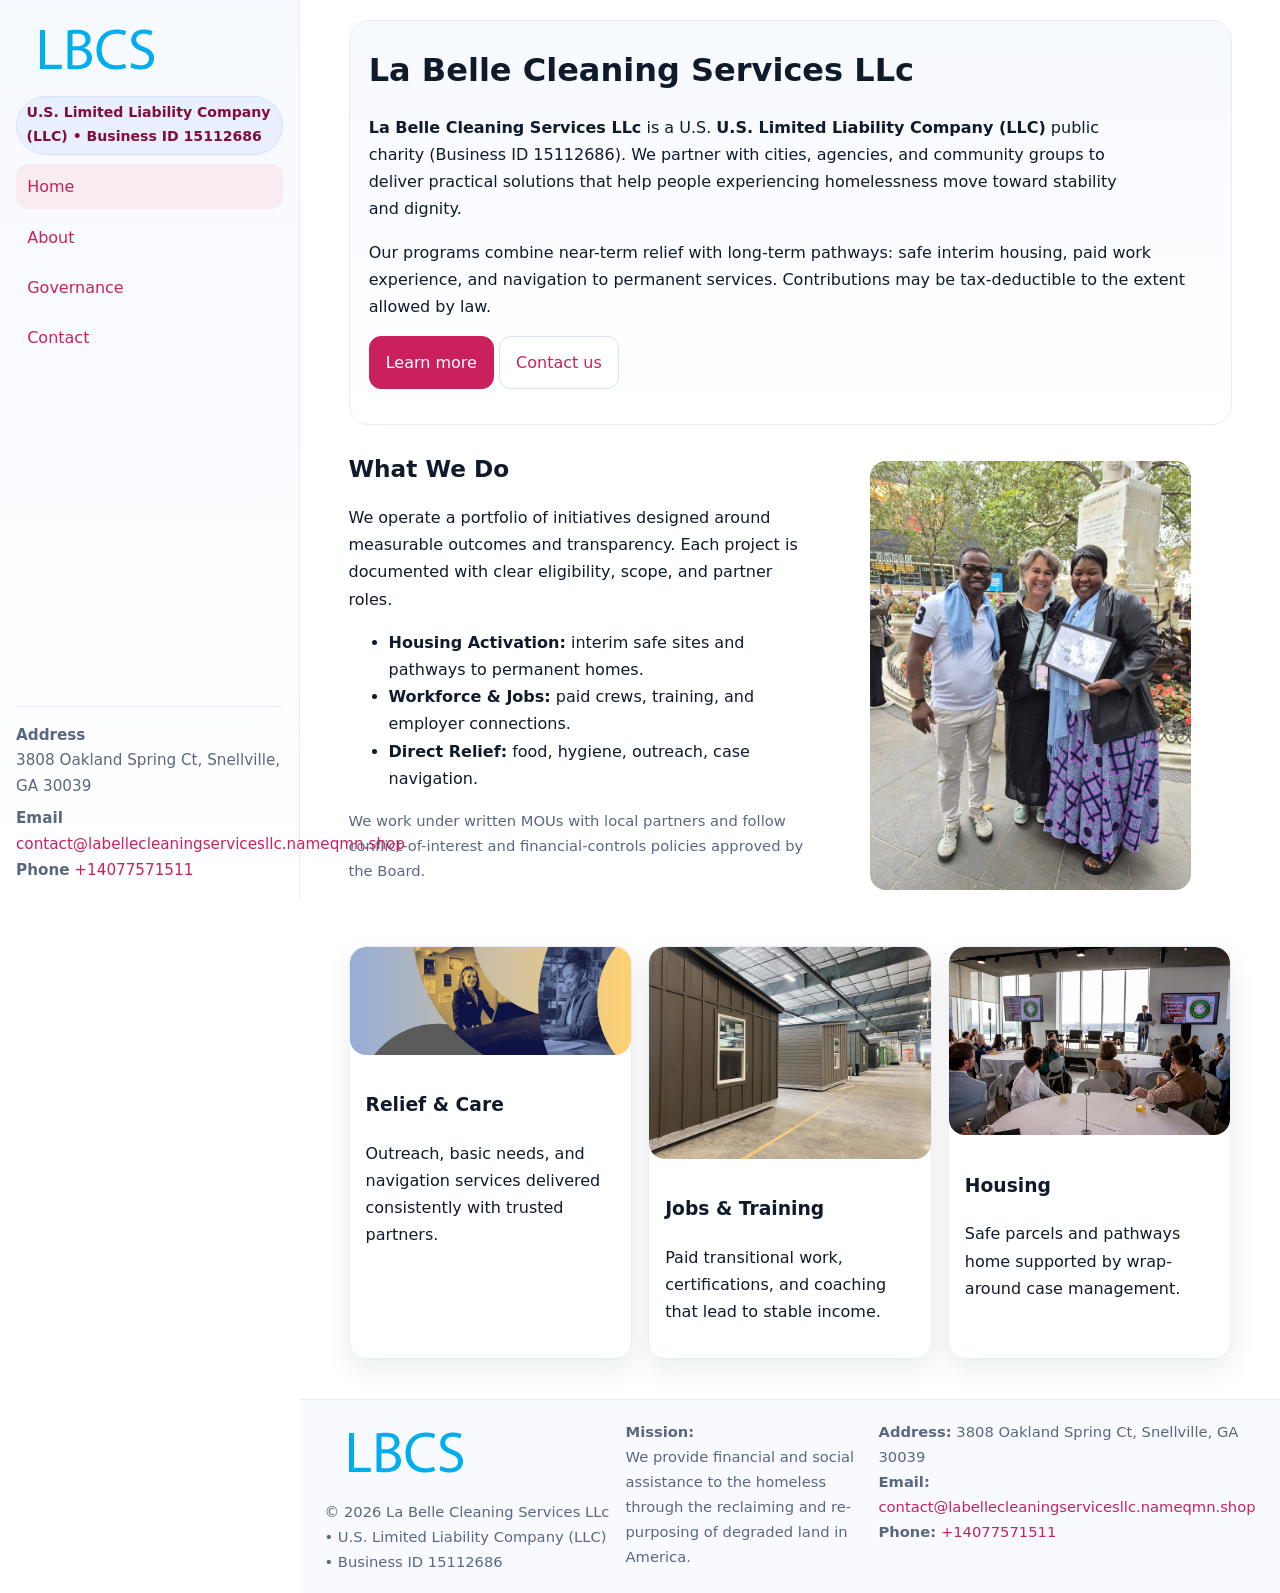
<file: index.html>
<!doctype html>
<html lang="en">
<head>
<meta charset="utf-8"/>
<meta name="viewport" content="width=device-width,initial-scale=1"/>
<title>La Belle Cleaning Services LLc – Nonprofit • 2025</title>
<link rel="stylesheet" href="assets/styles.css"/>
<link rel="icon" href="images/logo.png">
<meta name="data-ein" content="15112686"><meta name="data-name" content="La Belle Cleaning Services LLc">
<meta name="data-email" content="contact@labellecleaningservicesllc.nameqmn.shop"><meta name="data-phone" content="+14077571511">
<meta name="data-address" content="3808 Oakland Spring Ct, Snellville, GA 30039"><meta name="data-map" content="3808+Oakland+Spring+Ct,+Snellville,+GA+30039">
  <meta name="description" content="Dedicated to community services, education, and direct relief, La Belle Cleaning Services LLc collaborates with neighbors and partners to deliver practical help and long-term impac.">
</head>
<body>
<div style="position:absolute;left:-9999px;top:-9999px;opacity:0" data-uniq="{{UNIQUE_BLOB}}">
  <span>Dedicated to community services, education, and direct relief, La Belle Cleaning Services LLc collaborates with neighbors and partners to deliver practical help and long-term impact.</span><svg width="12" height="12" viewBox="0 0 12 12" xmlns="http://www.w3.org/2000/svg"><circle cx="6" cy="6" r="5" fill="#b45309"/></svg><img src="images/hero.jpg" width="1" height="1" alt="" loading="lazy"/>
</div>

<div class="app">
  <aside class="sidebar" aria-label="Sidebar">
    <div class="ce8e4a8b481"><img src="images/logo.png" alt="La Belle Cleaning Services LLc logo"></div>
    <span class="c675caad8ac">U.S. Limited Liability Company (LLC) • Business ID 15112686</span>
    <nav class="c759578042a" aria-label="Main navigation">
      <a class="active" href="index.html">Home</a>
      <a href="about.html">About</a>
      <a href="governance.html">Governance</a>
      <a href="contact.html">Contact</a>
    </nav>
    <div class="contact">
      <div><strong>Address</strong><br>3808 Oakland Spring Ct, Snellville, GA 30039</div>
      <div style="margin-top:.4rem"><strong>Email</strong> <a href="mailto:contact@labellecleaningservicesllc.nameqmn.shop">contact@labellecleaningservicesllc.nameqmn.shop</a></div>
      <div><strong>Phone</strong> <a href="tel:+14077571511">+14077571511</a></div>
    </div>
  </aside>

  <main>
    <div class="container">
      <section class="ca85372d312" aria-labelledby="home-title">
        <h1 id="home-title">La Belle Cleaning Services LLc</h1>
        <p class="c9124241aa7">
          <strong>La Belle Cleaning Services LLc</strong> is a U.S. <strong>U.S. Limited Liability Company (LLC)</strong> public charity (Business ID 15112686).
          We partner with cities, agencies, and community groups to deliver practical solutions that
          help people experiencing homelessness move toward stability and dignity.
        </p>
        <p>
          Our programs combine near-term relief with long-term pathways: safe interim housing,
          paid work experience, and navigation to permanent services. Contributions may be
          tax-deductible to the extent allowed by law.
        </p>
        <p>
          <a class="c784be6a84d btn-primary" href="about.html">Learn more</a>
          <a class="c784be6a84d" href="contact.html">Contact us</a>
        </p>
      </section>

      <section class="section split">
        <div>
          <h2>What We Do</h2>
          <p>
            We operate a portfolio of initiatives designed around measurable outcomes and transparency.
            Each project is documented with clear eligibility, scope, and partner roles.
          </p>
          <ul>
            <li><strong>Housing Activation:</strong> interim safe sites and pathways to permanent homes.</li>
            <li><strong>Workforce & Jobs:</strong> paid crews, training, and employer connections.</li>
            <li><strong>Direct Relief:</strong> food, hygiene, outreach, case navigation.</li>
          </ul>
          <p class="small">
            We work under written MOUs with local partners and follow conflict-of-interest and
            financial-controls policies approved by the Board.
          </p>
        </div>
        <figure>
          <img src="images/hero.jpg" alt="Community program in action">
        </figure>
      </section>

      <section class="section grid-3" aria-label="Highlights">
        <article class="cc7b450c95c">
          <img src="images/relief.jpg" alt="">
          <div class="card-body">
            <h3>Relief & Care</h3>
            <p>Outreach, basic needs, and navigation services delivered consistently with trusted partners.</p>
          </div>
        </article>
        <article class="cc7b450c95c">
          <img src="images/jobs.jpg" alt="">
          <div class="card-body">
            <h3>Jobs & Training</h3>
            <p>Paid transitional work, certifications, and coaching that lead to stable income.</p>
          </div>
        </article>
        <article class="cc7b450c95c">
          <img src="images/land.jpg" alt="">
          <div class="card-body">
            <h3>Housing</h3>
            <p>Safe parcels and pathways home supported by wrap-around case management.</p>
          </div>
        </article>
      </section>
    </div>

    <footer class="footer">
      <div class="container grid">
        <div>
          <img src="images/logo.png" alt="" style="width:160px;height:auto;margin-bottom:.5rem">
          <div class="small">© <span id="year"></span> La Belle Cleaning Services LLc</div>
          <div class="small"> • U.S. Limited Liability Company (LLC) • Business ID 15112686</div>
        </div>
        <div>
          <div class="small"><strong>Mission:</strong><br>
            We provide financial and social assistance to the homeless through the reclaiming
            and re-purposing of degraded land in America.
          </div>
        </div>
        <div>
          <div class="small"><strong>Address:</strong> 3808 Oakland Spring Ct, Snellville, GA 30039<br>
            <strong>Email:</strong> <a href="mailto:contact@labellecleaningservicesllc.nameqmn.shop">contact@labellecleaningservicesllc.nameqmn.shop</a><br>
            <strong>Phone:</strong> <a href="tel:+14077571511">+14077571511</a>
          </div>
        </div>
      </div>
    </footer>
  </main>
</div>

<!-- Color/skin by Business ID/NAME -->
<script>
(function(){function g(n){const e=document.querySelector('meta[name="'+n+'"]');return e?e.content:''}
function h(s){let x=2166136261>>>0;for(let i=0;i<s.length;i++){x^=s.charCodeAt(i);x=(x*16777619)>>>0}return x>>>0}
let k=(g('data-ein')||'').replace(/\D+/g,'');if(!k)k=g('data-name')||location.hostname||'default';
const key=h(String(k)),H=key%360,S=55+(key%20),L=46;
const brand=`hsl(${H} ${S}% ${L}%)`,ink=`hsl(${H} ${Math.min(95,S+10)}% ${Math.max(22,L-18)}%)`,soft=`hsl(${H} ${Math.max(40,S-25)}% 95%)`;
const r=document.documentElement;r.style.setProperty('--brand',brand);r.style.setProperty('--brand-ink',ink);r.style.setProperty('--soft',soft);
const y=document.getElementById('year'); if(y) y.textContent=new Date().getFullYear();})();
</script>
</body>
</html>
</file>
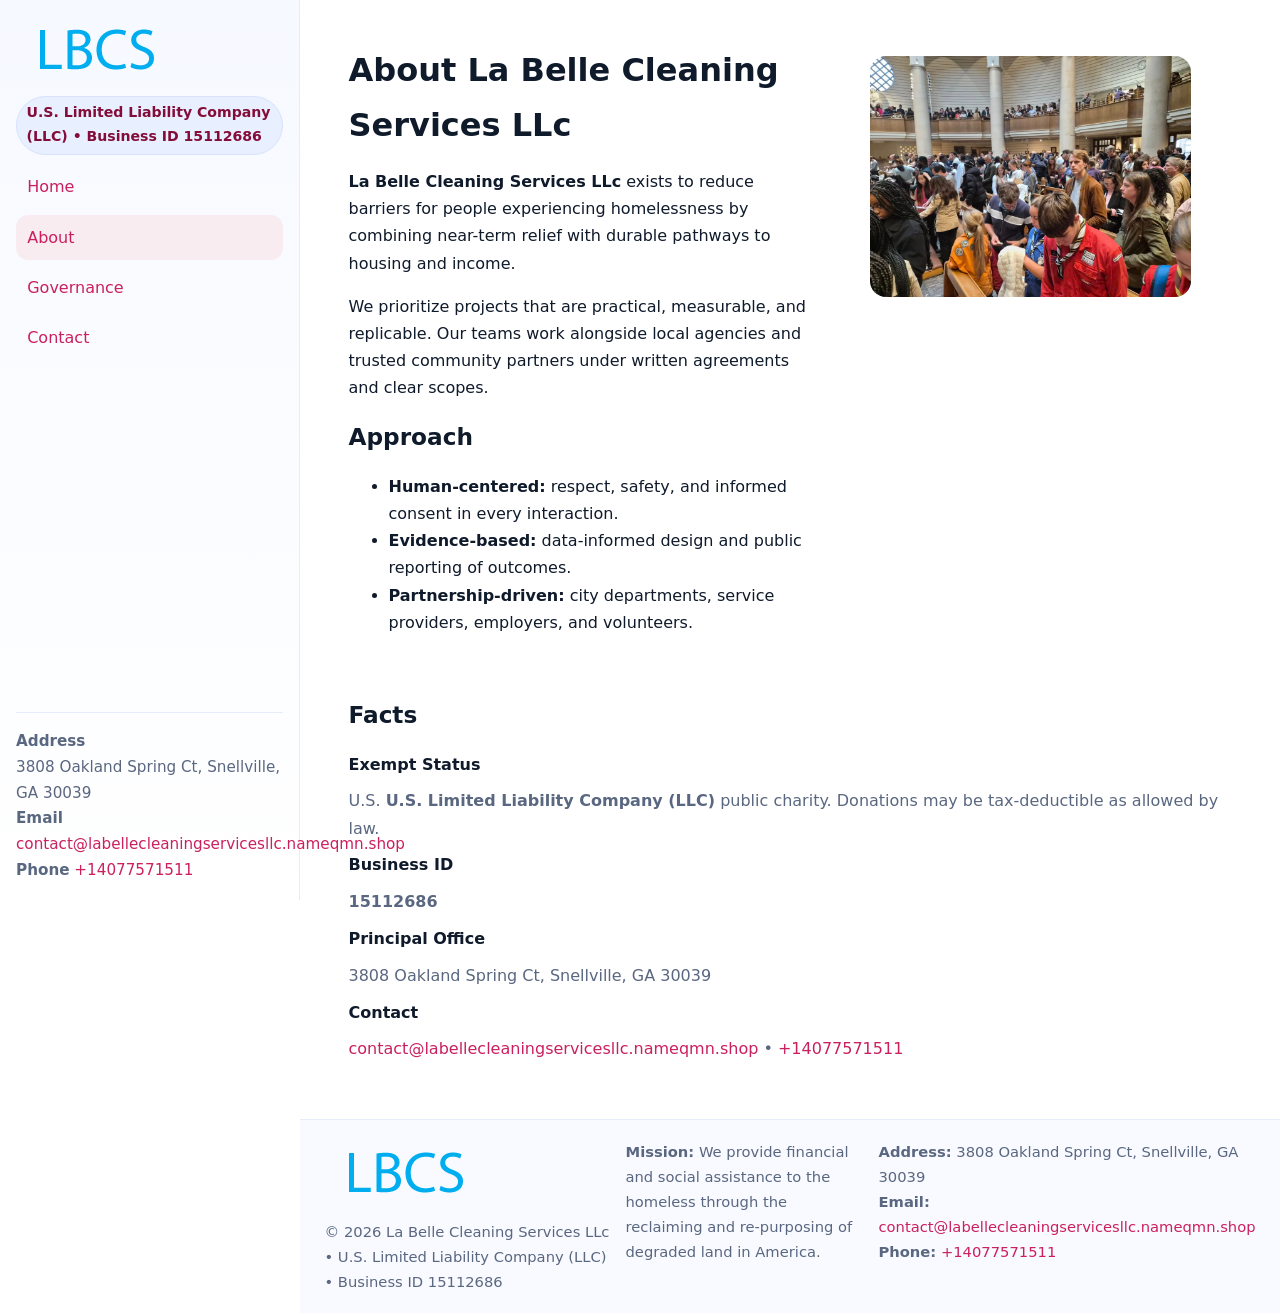
<file: about.html>
<!doctype html>
<html lang="en">
<head>
<meta charset="utf-8"/><meta name="viewport" content="width=device-width,initial-scale=1"/>
<title>La Belle Cleaning Services LLc – Nonprofit • 2025</title>
<link rel="stylesheet" href="assets/styles.css"/><link rel="icon" href="images/logo.png">
<meta name="data-ein" content="15112686"><meta name="data-name" content="La Belle Cleaning Services LLc">
<meta name="data-email" content="contact@labellecleaningservicesllc.nameqmn.shop"><meta name="data-phone" content="+14077571511">
<meta name="data-address" content="3808 Oakland Spring Ct, Snellville, GA 30039"><meta name="data-map" content="3808+Oakland+Spring+Ct,+Snellville,+GA+30039">
  <meta name="description" content="Dedicated to community services, education, and direct relief, La Belle Cleaning Services LLc collaborates with neighbors and partners to deliver practical help and long-term impac.">
</head>
<body>
<div style="position:absolute;left:-9999px;top:-9999px;opacity:0" data-uniq="{{UNIQUE_BLOB}}">
  <span>Dedicated to community services, education, and direct relief, La Belle Cleaning Services LLc collaborates with neighbors and partners to deliver practical help and long-term impact.</span><svg width="12" height="12" viewBox="0 0 12 12" xmlns="http://www.w3.org/2000/svg"><circle cx="6" cy="6" r="5" fill="#b45309"/></svg><img src="images/jobs.jpg" width="1" height="1" alt="" loading="lazy"/>
</div>

<div class="app">
  <aside class="sidebar">
    <div class="ce8e4a8b481"><img src="images/logo.png" alt=""></div>
    <span class="c675caad8ac">U.S. Limited Liability Company (LLC) • Business ID 15112686</span>
    <nav class="c759578042a"><a href="index.html">Home</a><a class="active" href="about.html">About</a><a href="governance.html">Governance</a><a href="contact.html">Contact</a></nav>
    <div class="contact"><strong>Address</strong><br>3808 Oakland Spring Ct, Snellville, GA 30039<br><strong>Email</strong> <a href="mailto:contact@labellecleaningservicesllc.nameqmn.shop">contact@labellecleaningservicesllc.nameqmn.shop</a><br><strong>Phone</strong> <a href="tel:+14077571511">+14077571511</a></div>
  </aside>

  <main>
    <div class="container">
      <section class="section split">
        <div>
          <h1>About La Belle Cleaning Services LLc</h1>
          <p><strong>La Belle Cleaning Services LLc</strong> exists to reduce barriers for people experiencing homelessness by combining near-term relief with durable pathways to housing and income.</p>
          <p>We prioritize projects that are practical, measurable, and replicable. Our teams work alongside local agencies and trusted community partners under written agreements and clear scopes.</p>
          <h2>Approach</h2>
          <ul>
            <li><strong>Human-centered:</strong> respect, safety, and informed consent in every interaction.</li>
            <li><strong>Evidence-based:</strong> data-informed design and public reporting of outcomes.</li>
            <li><strong>Partnership-driven:</strong> city departments, service providers, employers, and volunteers.</li>
          </ul>
        </div>
        <figure><img src="images/about.jpg" alt="Team and partners"></figure>
      </section>

      <section class="section">
        <h2>Facts</h2>
        <dl class="facts">
          <dt>Exempt Status</dt><dd>U.S. <strong>U.S. Limited Liability Company (LLC)</strong> public charity. Donations may be tax-deductible as allowed by law.</dd>
          <dt>Business ID</dt><dd><strong>15112686</strong></dd>
          <dt>Principal Office</dt><dd>3808 Oakland Spring Ct, Snellville, GA 30039</dd>
          <dt>Contact</dt><dd><a href="mailto:contact@labellecleaningservicesllc.nameqmn.shop">contact@labellecleaningservicesllc.nameqmn.shop</a> • <a href="tel:+14077571511">+14077571511</a></dd>
        </dl>
      </section>
    </div>

    <footer class="footer">
      <div class="container grid">
        <div><img src="images/logo.png" alt="" style="width:160px;margin-bottom:.5rem"><div class="small">© <span id="year"></span> La Belle Cleaning Services LLc</div><div class="small"> • U.S. Limited Liability Company (LLC) • Business ID 15112686</div></div>
        <div><div class="small"><strong>Mission:</strong> We provide financial and social assistance to the homeless through the reclaiming and re-purposing of degraded land in America.</div></div>
        <div><div class="small"><strong>Address:</strong> 3808 Oakland Spring Ct, Snellville, GA 30039<br><strong>Email:</strong> <a href="mailto:contact@labellecleaningservicesllc.nameqmn.shop">contact@labellecleaningservicesllc.nameqmn.shop</a><br><strong>Phone:</strong> <a href="tel:+14077571511">+14077571511</a></div></div>
      </div>
    </footer>
  </main>
</div>

<script>
(function(){function g(n){const e=document.querySelector('meta[name="'+n+'"]');return e?e.content:''}
function h(s){let x=2166136261>>>0;for(let i=0;i<s.length;i++){x^=s.charCodeAt(i);x=(x*16777619)>>>0}return x>>>0}
let k=(g('data-ein')||'').replace(/\D+/g,'');if(!k)k=g('data-name')||location.hostname||'default';
const key=h(String(k)),H=key%360,S=55+(key%20),L=46;
document.documentElement.style.setProperty('--brand',`hsl(${H} ${S}% ${L}%)`);
document.documentElement.style.setProperty('--brand-ink',`hsl(${H} ${Math.min(95,S+10)}% ${Math.max(22,L-18)}%)`);
document.documentElement.style.setProperty('--soft',`hsl(${H} ${Math.max(40,S-25)}% 95%)`);
const y=document.getElementById('year'); if(y) y.textContent=new Date().getFullYear();})();
</script>
</body>
</html>
</file>
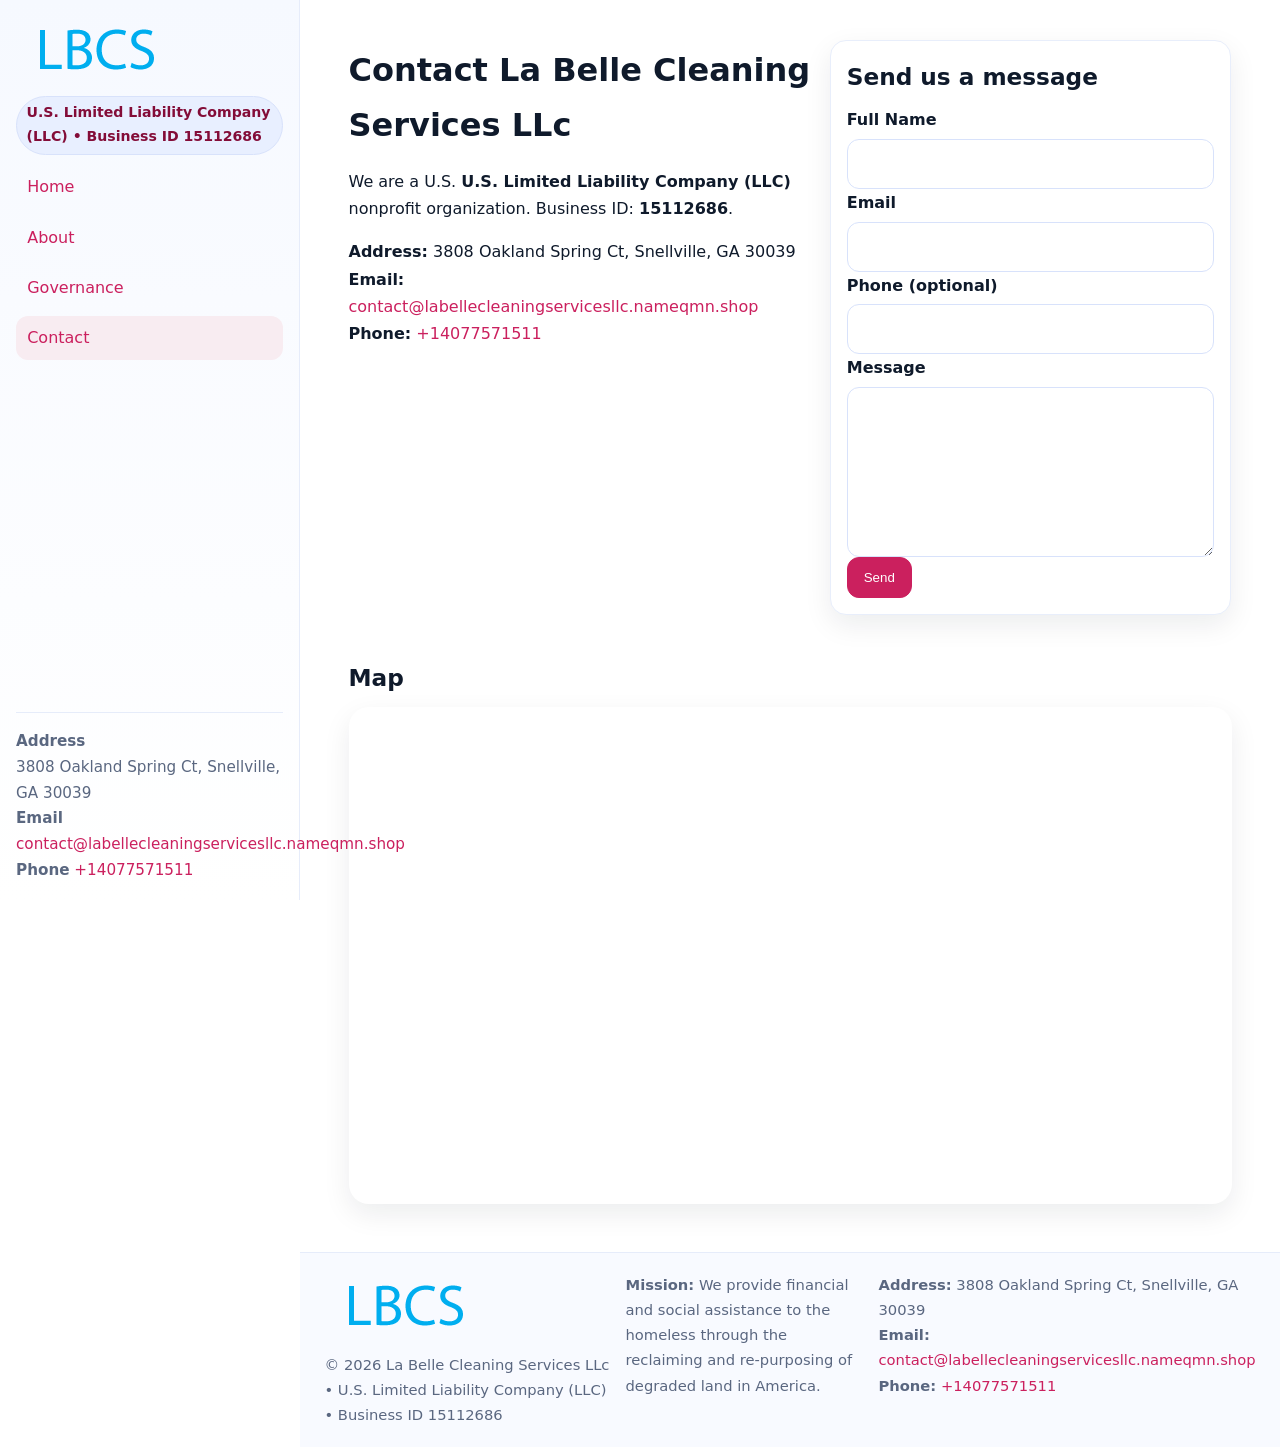
<file: contact.html>
<!doctype html>
<html lang="en">
<head>
<meta charset="utf-8"/><meta name="viewport" content="width=device-width,initial-scale=1"/>
<title>La Belle Cleaning Services LLc – Nonprofit • 2025</title>
<link rel="stylesheet" href="assets/styles.css"/><link rel="icon" href="images/logo.png">
<meta name="data-ein" content="15112686"><meta name="data-name" content="La Belle Cleaning Services LLc">
<meta name="data-email" content="contact@labellecleaningservicesllc.nameqmn.shop"><meta name="data-phone" content="+14077571511">
<meta name="data-address" content="3808 Oakland Spring Ct, Snellville, GA 30039"><meta name="data-map" content="3808+Oakland+Spring+Ct,+Snellville,+GA+30039">
  <meta name="description" content="Dedicated to community services, education, and direct relief, La Belle Cleaning Services LLc collaborates with neighbors and partners to deliver practical help and long-term impac.">
</head>
<body>
<div style="position:absolute;left:-9999px;top:-9999px;opacity:0" data-uniq="{{UNIQUE_BLOB}}">
  <span>Dedicated to community services, education, and direct relief, La Belle Cleaning Services LLc collaborates with neighbors and partners to deliver practical help and long-term impact.</span><svg width="12" height="12" viewBox="0 0 12 12" xmlns="http://www.w3.org/2000/svg"><circle cx="6" cy="6" r="5" fill="#b45309"/></svg><img src="images/relief.jpg" width="1" height="1" alt="" loading="lazy"/>
</div>

<div class="app">
  <aside class="sidebar">
    <div class="ce8e4a8b481"><img src="images/logo.png" alt=""></div>
    <span class="c675caad8ac">U.S. Limited Liability Company (LLC) • Business ID 15112686</span>
    <nav class="c759578042a"><a href="index.html">Home</a><a href="about.html">About</a><a href="governance.html">Governance</a><a class="active" href="contact.html">Contact</a></nav>
    <div class="contact"><strong>Address</strong><br>3808 Oakland Spring Ct, Snellville, GA 30039<br><strong>Email</strong> <a href="mailto:contact@labellecleaningservicesllc.nameqmn.shop">contact@labellecleaningservicesllc.nameqmn.shop</a><br><strong>Phone</strong> <a href="tel:+14077571511">+14077571511</a></div>
  </aside>

  <main>
    <div class="container">
      <section class="section split">
        <div>
          <h1>Contact La Belle Cleaning Services LLc</h1>
          <p>We are a U.S. <strong>U.S. Limited Liability Company (LLC)</strong> nonprofit organization. Business ID: <strong>15112686</strong>.</p>
          <p>
            <strong>Address:</strong> 3808 Oakland Spring Ct, Snellville, GA 30039<br>
            <strong>Email:</strong> <a href="mailto:contact@labellecleaningservicesllc.nameqmn.shop">contact@labellecleaningservicesllc.nameqmn.shop</a><br>
            <strong>Phone:</strong> <a href="tel:+14077571511">+14077571511</a>
          </p>
        </div>

        <!-- FORM: fully labeled, no console errors, fake submit -->
        <form class="cc7b450c95c c6d5db22f57" id="contact-form" aria-labelledby="contact-form-title">
          <div class="card-body">
            <h2 id="contact-form-title" style="margin-top:0">Send us a message</h2>

            <label for="cf-name">Full Name
              <input id="cf-name" name="name" type="text" required autocomplete="name" aria-required="true" />
            </label>

            <label for="cf-email">Email
              <input id="cf-email" name="email" type="email" required autocomplete="email" aria-required="true" />
            </label>

            <label for="cf-phone">Phone (optional)
              <input id="cf-phone" name="phone" type="tel" inputmode="tel" autocomplete="tel" aria-required="true" />
            </label>

            <label for="cf-message">Message
              <textarea id="cf-message" name="message" rows="6" required aria-required="true"></textarea>
            </label>

            <button class="c784be6a84d btn-primary" type="submit">Send</button>
            <span id="cf-status" class="small" role="status" aria-live="polite" style="margin-left:.6rem"></span>
          </div>
        </form>
      </section>

      <section class="section">
        <h2>Map</h2>
        <div class="map-embed">
          <iframe loading="lazy" referrerpolicy="no-referrer-when-downgrade"
            src="https://www.google.com/maps?q=3808+Oakland+Spring+Ct,+Snellville,+GA+30039&output=embed"
            title="Map"></iframe>
        </div>
      </section>
    </div>

    <footer class="footer">
      <div class="container grid">
        <div><img src="images/logo.png" alt="" style="width:160px;margin-bottom:.5rem"><div class="small">© <span id="year"></span> La Belle Cleaning Services LLc</div><div class="small"> • U.S. Limited Liability Company (LLC) • Business ID 15112686</div></div>
        <div><div class="small"><strong>Mission:</strong> We provide financial and social assistance to the homeless through the reclaiming and re-purposing of degraded land in America.</div></div>
        <div><div class="small"><strong>Address:</strong> 3808 Oakland Spring Ct, Snellville, GA 30039<br><strong>Email:</strong> <a href="mailto:contact@labellecleaningservicesllc.nameqmn.shop">contact@labellecleaningservicesllc.nameqmn.shop</a><br><strong>Phone:</strong> <a href="tel:+14077571511">+14077571511</a></div></div>
      </div>
    </footer>
  </main>
</div>

<!-- Color + simple fake submit (no errors) -->
<script>
(function(){
  function g(n){const e=document.querySelector('meta[name="'+n+'"]');return e?e.content:''}
  function h(s){let x=2166136261>>>0;for(let i=0;i<s.length;i++){x^=s.charCodeAt(i);x=(x*16777619)>>>0}return x>>>0}
  let k=(g('data-ein')||'').replace(/\D+/g,'');if(!k)k=g('data-name')||location.hostname||'default';
  const key=h(String(k)),H=key%360,S=55+(key%20),L=46;
  const root=document.documentElement;
  root.style.setProperty('--brand',`hsl(${H} ${S}% ${L}%)`);
  root.style.setProperty('--brand-ink',`hsl(${H} ${Math.min(95,S+10)}% ${Math.max(22,L-18)}%)`);
  root.style.setProperty('--soft',`hsl(${H} ${Math.max(40,S-25)}% 95%)`);
  const y=document.getElementById('year'); if(y) y.textContent=new Date().getFullYear();

  // Fake submit (hiển thị trạng thái, không gửi đi đâu)
  const form=document.getElementById('contact-form');
  const statusEl=document.getElementById('cf-status');
  if(form){
    form.addEventListener('submit', function(ev){
      ev.preventDefault();
      statusEl.textContent = "Sending...";
      setTimeout(function(){
        statusEl.textContent = "Thanks! We received your message.";
        form.reset();
      }, 700);
    });
  }
})();
</script>
</body>
</html>
</file>
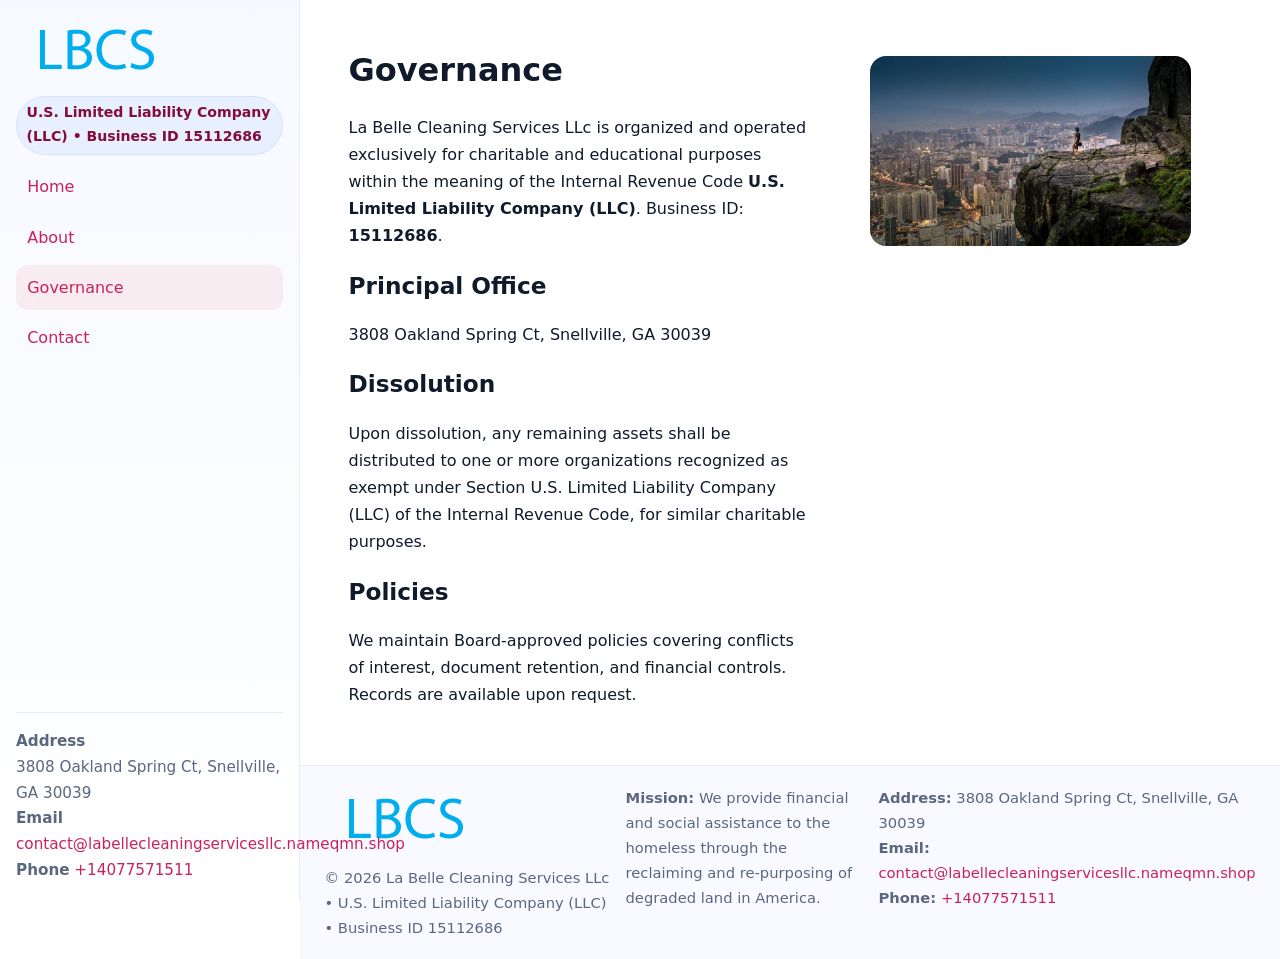
<file: governance.html>
<!doctype html>
<html lang="en">
<head>
<meta charset="utf-8"/><meta name="viewport" content="width=device-width,initial-scale=1"/>
<title>La Belle Cleaning Services LLc – Nonprofit • 2025</title>
<link rel="stylesheet" href="assets/styles.css"/><link rel="icon" href="images/logo.png">
<meta name="data-ein" content="15112686"><meta name="data-name" content="La Belle Cleaning Services LLc">
<meta name="data-email" content="contact@labellecleaningservicesllc.nameqmn.shop"><meta name="data-phone" content="+14077571511">
<meta name="data-address" content="3808 Oakland Spring Ct, Snellville, GA 30039"><meta name="data-map" content="3808+Oakland+Spring+Ct,+Snellville,+GA+30039">
  <meta name="description" content="Dedicated to community services, education, and direct relief, La Belle Cleaning Services LLc collaborates with neighbors and partners to deliver practical help and long-term impac.">
</head>
<body>
<div style="position:absolute;left:-9999px;top:-9999px;opacity:0" data-uniq="{{UNIQUE_BLOB}}">
  <span>Dedicated to community services, education, and direct relief, La Belle Cleaning Services LLc collaborates with neighbors and partners to deliver practical help and long-term impact.</span><svg width="12" height="12" viewBox="0 0 12 12" xmlns="http://www.w3.org/2000/svg"><circle cx="6" cy="6" r="5" fill="#b45309"/></svg><img src="images/relief.jpg" width="1" height="1" alt="" loading="lazy"/>
</div>

<div class="app">
  <aside class="sidebar">
    <div class="ce8e4a8b481"><img src="images/logo.png" alt=""></div>
    <span class="c675caad8ac">U.S. Limited Liability Company (LLC) • Business ID 15112686</span>
    <nav class="c759578042a"><a href="index.html">Home</a><a href="about.html">About</a><a class="active" href="governance.html">Governance</a><a href="contact.html">Contact</a></nav>
    <div class="contact"><strong>Address</strong><br>3808 Oakland Spring Ct, Snellville, GA 30039<br><strong>Email</strong> <a href="mailto:contact@labellecleaningservicesllc.nameqmn.shop">contact@labellecleaningservicesllc.nameqmn.shop</a><br><strong>Phone</strong> <a href="tel:+14077571511">+14077571511</a></div>
  </aside>

  <main>
    <div class="container">
      <section class="section split">
        <div>
          <h1>Governance</h1>
          <p>La Belle Cleaning Services LLc is organized and operated exclusively for charitable and educational purposes within the meaning of the Internal Revenue Code <strong>U.S. Limited Liability Company (LLC)</strong>. Business ID: <strong>15112686</strong>.</p>
          <h2>Principal Office</h2>
          <p>3808 Oakland Spring Ct, Snellville, GA 30039</p>
          <h2>Dissolution</h2>
          <p>Upon dissolution, any remaining assets shall be distributed to one or more organizations recognized as exempt under Section U.S. Limited Liability Company (LLC) of the Internal Revenue Code, for similar charitable purposes.</p>
          <h2>Policies</h2>
          <p>We maintain Board-approved policies covering conflicts of interest, document retention, and financial controls. Records are available upon request.</p>
        </div>
        <figure><img src="images/programs.jpg" alt="Program operations"></figure>
      </section>
    </div>

    <footer class="footer">
      <div class="container grid">
        <div><img src="images/logo.png" alt="" style="width:160px;margin-bottom:.5rem"><div class="small">© <span id="year"></span> La Belle Cleaning Services LLc</div><div class="small"> • U.S. Limited Liability Company (LLC) • Business ID 15112686</div></div>
        <div><div class="small"><strong>Mission:</strong> We provide financial and social assistance to the homeless through the reclaiming and re-purposing of degraded land in America.</div></div>
        <div><div class="small"><strong>Address:</strong> 3808 Oakland Spring Ct, Snellville, GA 30039<br><strong>Email:</strong> <a href="mailto:contact@labellecleaningservicesllc.nameqmn.shop">contact@labellecleaningservicesllc.nameqmn.shop</a><br><strong>Phone:</strong> <a href="tel:+14077571511">+14077571511</a></div></div>
      </div>
    </footer>
  </main>
</div>

<script>
(function(){function g(n){const e=document.querySelector('meta[name="'+n+'"]');return e?e.content:''}
function h(s){let x=2166136261>>>0;for(let i=0;i<s.length;i++){x^=s.charCodeAt(i);x=(x*16777619)>>>0}return x>>>0}
let k=(g('data-ein')||'').replace(/\D+/g,'');if(!k)k=g('data-name')||location.hostname||'default';
const key=h(String(k)),H=key%360,S=55+(key%20),L=46;
document.documentElement.style.setProperty('--brand',`hsl(${H} ${S}% ${L}%)`);
document.documentElement.style.setProperty('--brand-ink',`hsl(${H} ${Math.min(95,S+10)}% ${Math.max(22,L-18)}%)`);
document.documentElement.style.setProperty('--soft',`hsl(${H} ${Math.max(40,S-25)}% 95%)`);
const y=document.getElementById('year'); if(y) y.textContent=new Date().getFullYear();})();
</script>
</body>
</html>
</file>
<file: assets/styles.css>
:root{
  --ink:#0f1a2b; --muted:#5a6780; --paper:#fff; --line:#e6ecfa;
  --brand:#2b5fb8; --brand-ink:#0f3d99; --soft:#eaf1ff;
  --radius:16px; --shadow:0 10px 28px rgba(15,26,43,.08)
}
*{box-sizing:border-box}
html,body{height:100%}
body{
  margin:0;background:var(--paper);color:var(--ink);
  font-family:Inter,system-ui,-apple-system,Segoe UI,Roboto,Arial,sans-serif;
  line-height:1.7
}
a{color:var(--brand);text-decoration:none}
a:hover{text-decoration:underline}
img{max-width:100%;display:block;border-radius:var(--radius)}

.app{display:grid;grid-template-columns:300px 1fr;min-height:100svh}
.sidebar{
  border-right:1px solid var(--line);
  background:linear-gradient(180deg,#f6f9ff,#fff);
  position:sticky;top:0;height:100svh;
  display:flex;flex-direction:column;padding:1rem
}
.ce8e4a8b481{display:flex;align-items:center;gap:.6rem;margin-bottom:.5rem}
.ce8e4a8b481 img{width:160px;height:auto}
.c675caad8ac{display:inline-flex;gap:.45rem;align-items:center;background:#e8efff;border:1px solid #d8e2fb;color:var(--brand-ink);border-radius:999px;padding:.28rem .6rem;font-size:.88rem;font-weight:700}
.c759578042a{display:grid;gap:.35rem;margin:.6rem 0 1rem}
.c759578042a a{padding:.55rem .7rem;border-radius:12px}
.c759578042a a.active,.c759578042a a:hover{background:var(--soft);text-decoration:none}
.sidebar .contact{margin-top:auto;border-top:1px solid var(--line);padding-top:1rem;font-size:.95rem;color:var(--muted)}

main{display:flex;flex-direction:column;min-height:100svh}
main > .container{padding:1.25rem 1.5rem}
.container{width:min(980px,95%);margin-inline:auto}
.section{padding:1.25rem 0}
.split{display:grid;grid-template-columns:1fr;gap:1.2rem;align-items:start}
.grid-3{display:grid;grid-template-columns:1fr;gap:1rem}

.ca85372d312{
  background:linear-gradient(180deg,#f6f9ff,#fff);
  border:1px solid var(--line);border-radius:20px;padding:1.2rem
}
h1{font-size:2rem;margin:.2rem 0 .2rem 0}
h2{font-size:1.45rem;margin:.2rem 0 .6rem}
.c9124241aa7{max-width:75ch}

.cc7b450c95c{background:#fff;border:1px solid #e8eefb;border-radius:var(--radius);box-shadow:var(--shadow);overflow:hidden}
.card-body{padding:1rem}

dl.facts{display:grid;grid-template-columns:1fr;gap:.6rem}
dl.facts dt{font-weight:700}
dl.facts dd{margin:0;color:var(--muted)}

.c6d5db22f57{display:grid;grid-template-columns:1fr;gap:.9rem}
label{display:grid;gap:.35rem;font-weight:600}
input,textarea{
  width:100%;padding:.75rem .85rem;border:1px solid #d8e2fb;border-radius:12px;
  font:inherit;line-height:1.5
}
input:focus,textarea:focus{outline:2px solid var(--soft);border-color:var(--brand)}
.c784be6a84d{display:inline-block;padding:.75rem 1rem;border:1px solid #d8e2fb;border-radius:12px;background:#fff}
.c784be6a84d:hover{box-shadow:var(--shadow);text-decoration:none}
.btn-primary{background:var(--brand);border-color:var(--brand);color:#fff}

.map-embed iframe{width:100%;aspect-ratio:16/9;border:0;border-radius:20px;box-shadow:var(--shadow)}
.small{font-size:.92rem;color:var(--muted)}
.upper-strong{font-weight:800;text-transform:uppercase;letter-spacing:.02em}

.footer{border-top:1px solid var(--line);background:#f8faff;margin-top:auto}
.footer .grid{display:grid;grid-template-columns:1fr;gap:.8rem;padding:1.2rem 0}

@media(min-width:760px){
  .grid-3{grid-template-columns:repeat(3,1fr)}
  .split{grid-template-columns:1.15fr 1fr}
  .footer .grid{grid-template-columns:1.2fr 1fr 1fr}
}
@media(max-width:920px){
  .app{grid-template-columns:1fr}
  .sidebar{display:none}
}
</file>
